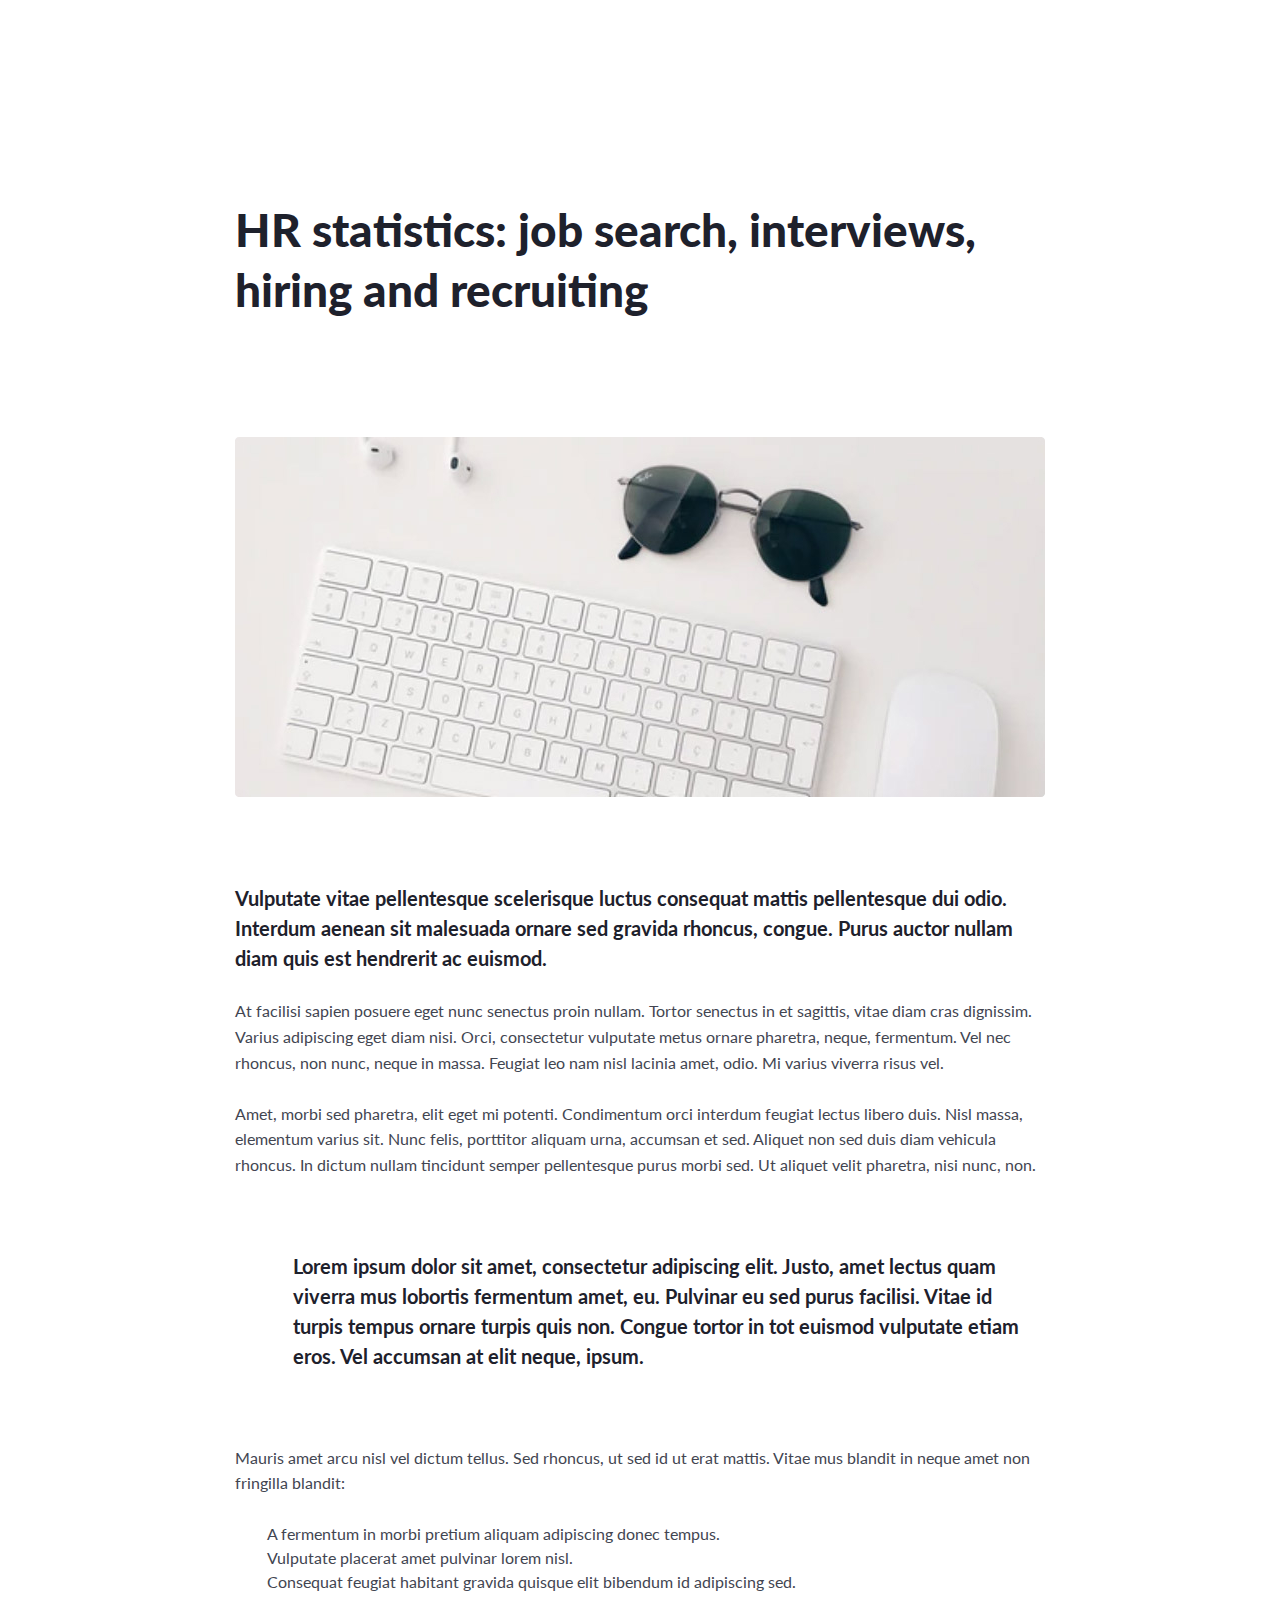
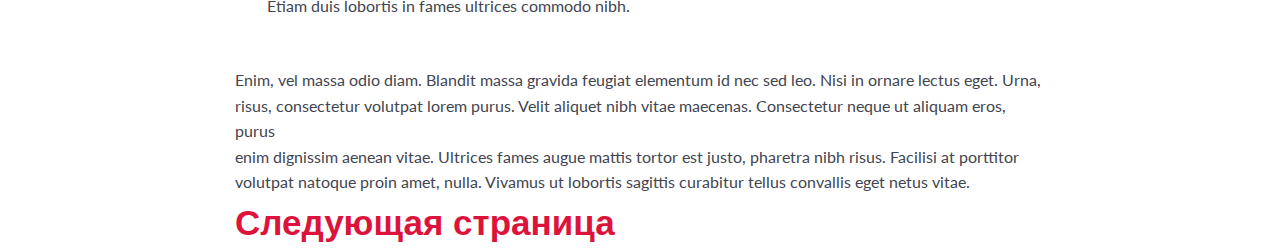
<file: index.html>
<!DOCTYPE html>
<html lang="en">

<head>
	<meta charset="UTF-8">
	<meta http-equiv="X-UA-Compatible" content="IE=edge">
	<meta name="viewport" content="width=device-width, initial-scale=1.0">
	<link href="https://fonts.googleapis.com/css?family=Lato:400,700,900&display=swap" rel="stylesheet" />
	<link rel="stylesheet" href="css/style.css">
	<title>HR-recruting</title>
</head>

<body>
	<div class="wraper">

		<header>

			<h1 class="title">HR statistics: job search, interviews, <br> hiring and recruiting</h1>

		</header>
		<br>
		<main>
			<div>

				<div class="description-image">
					<img class="description-image__image" src="img/image.jpg" alt="content-image"> <br>
					<br>
					<p class="description-image__paragraphone">Vulputate vitae pellentesque scelerisque luctus consequat
						mattis pellentesque dui
						odio. <br> Interdum aenean sit malesuada ornare sed gravida rhoncus, congue. Purus auctor nullam <br>
						diam
						quis
						est hendrerit ac euismod.
					</p>
					<br>
					<p class="description-image__paragraphtwo">At facilisi sapien posuere eget nunc senectus proin nullam.
						Tortor senectus in et
						sagittis, vitae diam cras dignissim. <br> Varius adipiscing eget diam nisi. Orci, consectetur
						vulputate
						metus ornare pharetra, neque, fermentum. Vel nec <br> rhoncus, non nunc, neque in massa. Feugiat leo
						nam
						nisl lacinia amet, odio. Mi varius viverra risus vel.
					</p>
					<br>
					<p class="description-image__paragraphthree">
						Amet, morbi sed pharetra, elit eget mi potenti. Condimentum orci interdum feugiat lectus libero duis.
						Nisl massa, <br> elementum varius sit. Nunc felis, porttitor aliquam urna, accumsan et sed. Aliquet
						non sed
						duis diam vehicula <br> rhoncus. In dictum nullam tincidunt semper pellentesque purus morbi sed. Ut
						aliquet
						velit pharetra, nisi nunc, non.
					</p>
				</div>
				<br>
				<div class="insert-text">
					<p class="insert-text__paragraphone">Lorem ipsum dolor sit amet, consectetur adipiscing elit. Justo, amet
						lectus quam <br>
						viverra mus lobortis
						fermentum amet, eu. Pulvinar eu sed purus facilisi. Vitae id <br> turpis tempus ornare turpis quis
						non.
						Congue tortor in tot euismod vulputate etiam <br> eros. Vel accumsan at elit neque, ipsum.
					</p>
				</div>
				<br>
				<div class="list">
					<p class="list__text">Mauris amet arcu nisl vel dictum tellus. Sed rhoncus, ut sed id ut erat mattis.
						Vitae mus blandit in neque amet non <br> fringilla blandit:
					</p>
					<br>
					<ul class="list__list">
						<li>A fermentum in morbi pretium aliquam adipiscing donec tempus.</li>
						<li>Vulputate placerat amet pulvinar lorem nisl.</li>
						<li>Consequat feugiat habitant gravida quisque elit bibendum id adipiscing sed.</li>
						<li>Etiam duis lobortis in fames ultrices commodo nibh.</li>
					</ul>
				</div>
			</div>
		</main>
		<br>
		<footer>
			<div class="content-footer">
				<p>
					Enim, vel massa odio diam. Blandit massa gravida feugiat elementum id nec sed leo. Nisi in ornare lectus
					eget. Urna, <br> risus, consectetur volutpat lorem purus. Velit aliquet nibh vitae maecenas. Consectetur
					neque
					ut aliquam eros, purus <br> enim dignissim aenean vitae. Ultrices fames augue mattis tortor est justo,
					pharetra nibh risus. Facilisi at porttitor <br> volutpat natoque proin amet, nulla. Vivamus ut lobortis
					sagittis curabitur tellus convallis eget netus vitae.
				</p>
			</div>
			<a target="_blank" href="index-3.html" class="next-page">Cледующая страница</a>
		</footer>
	</div>




</body>

</html>
</file>
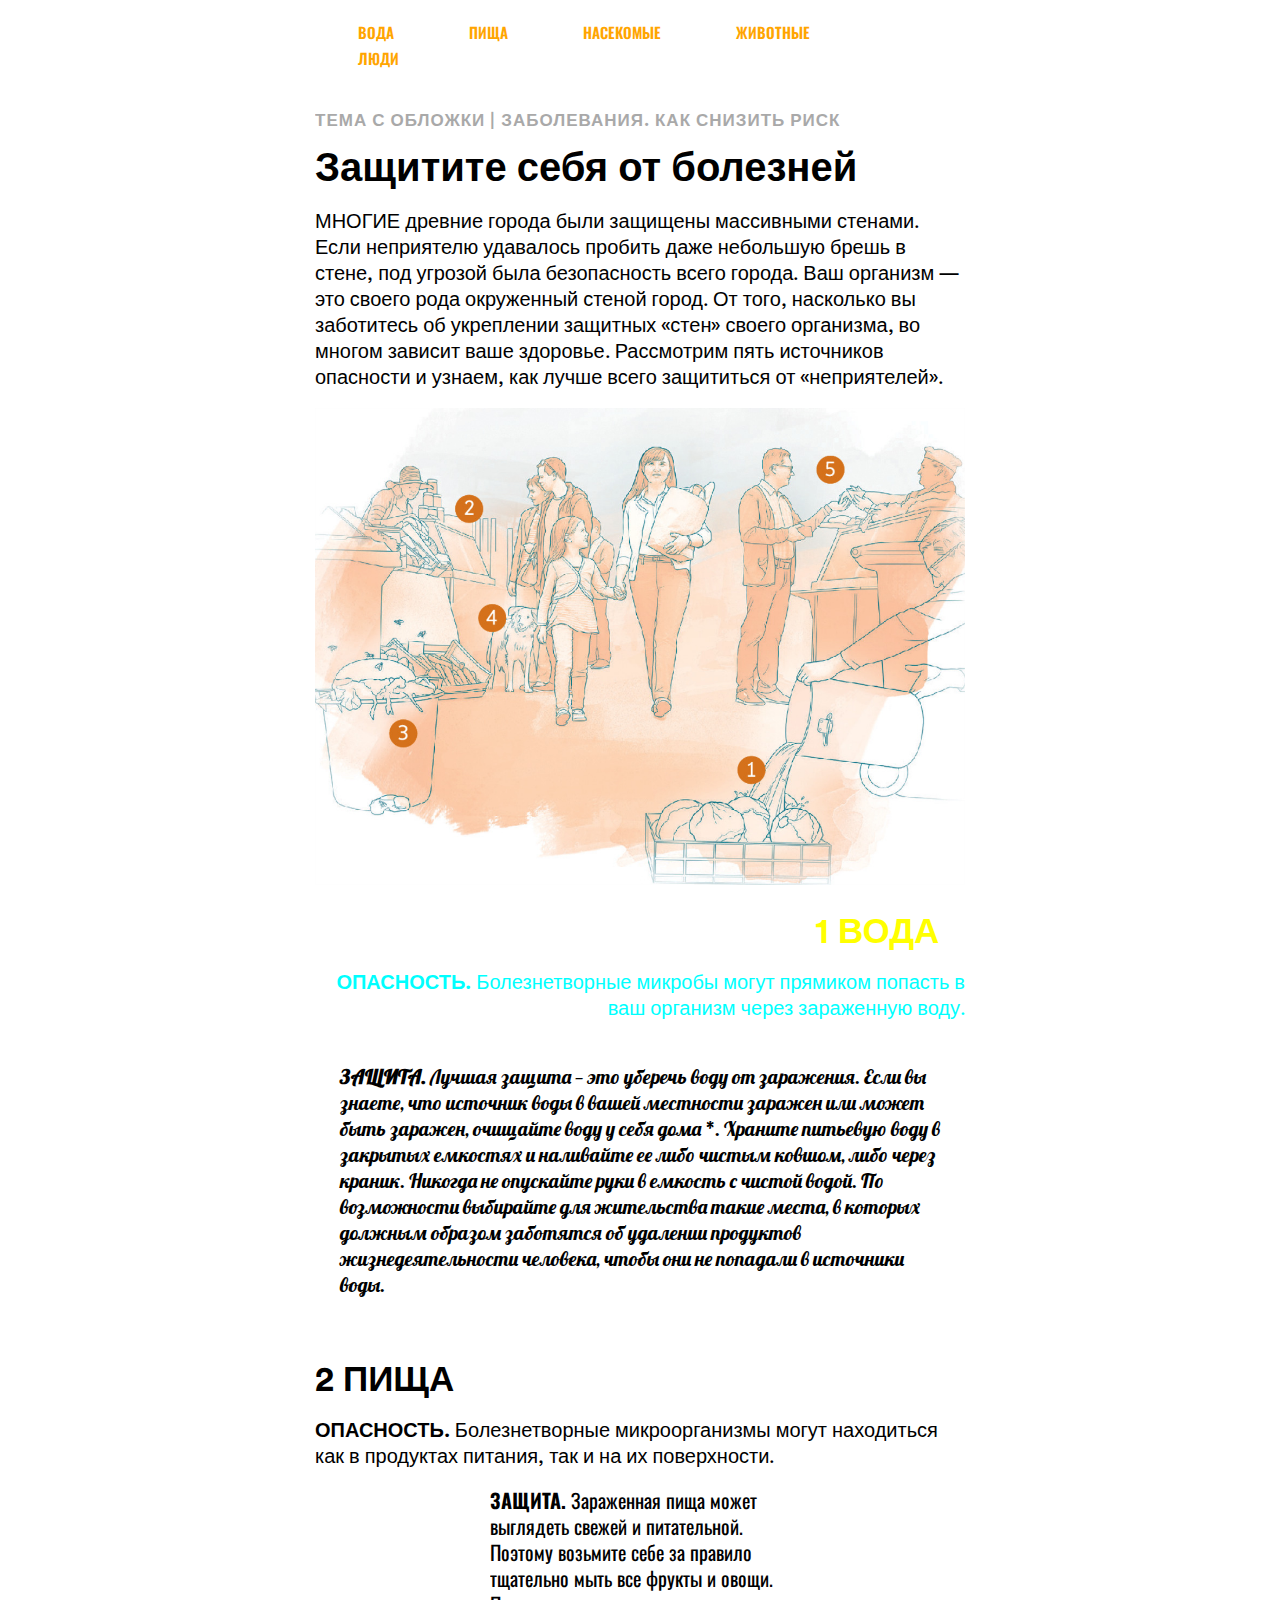
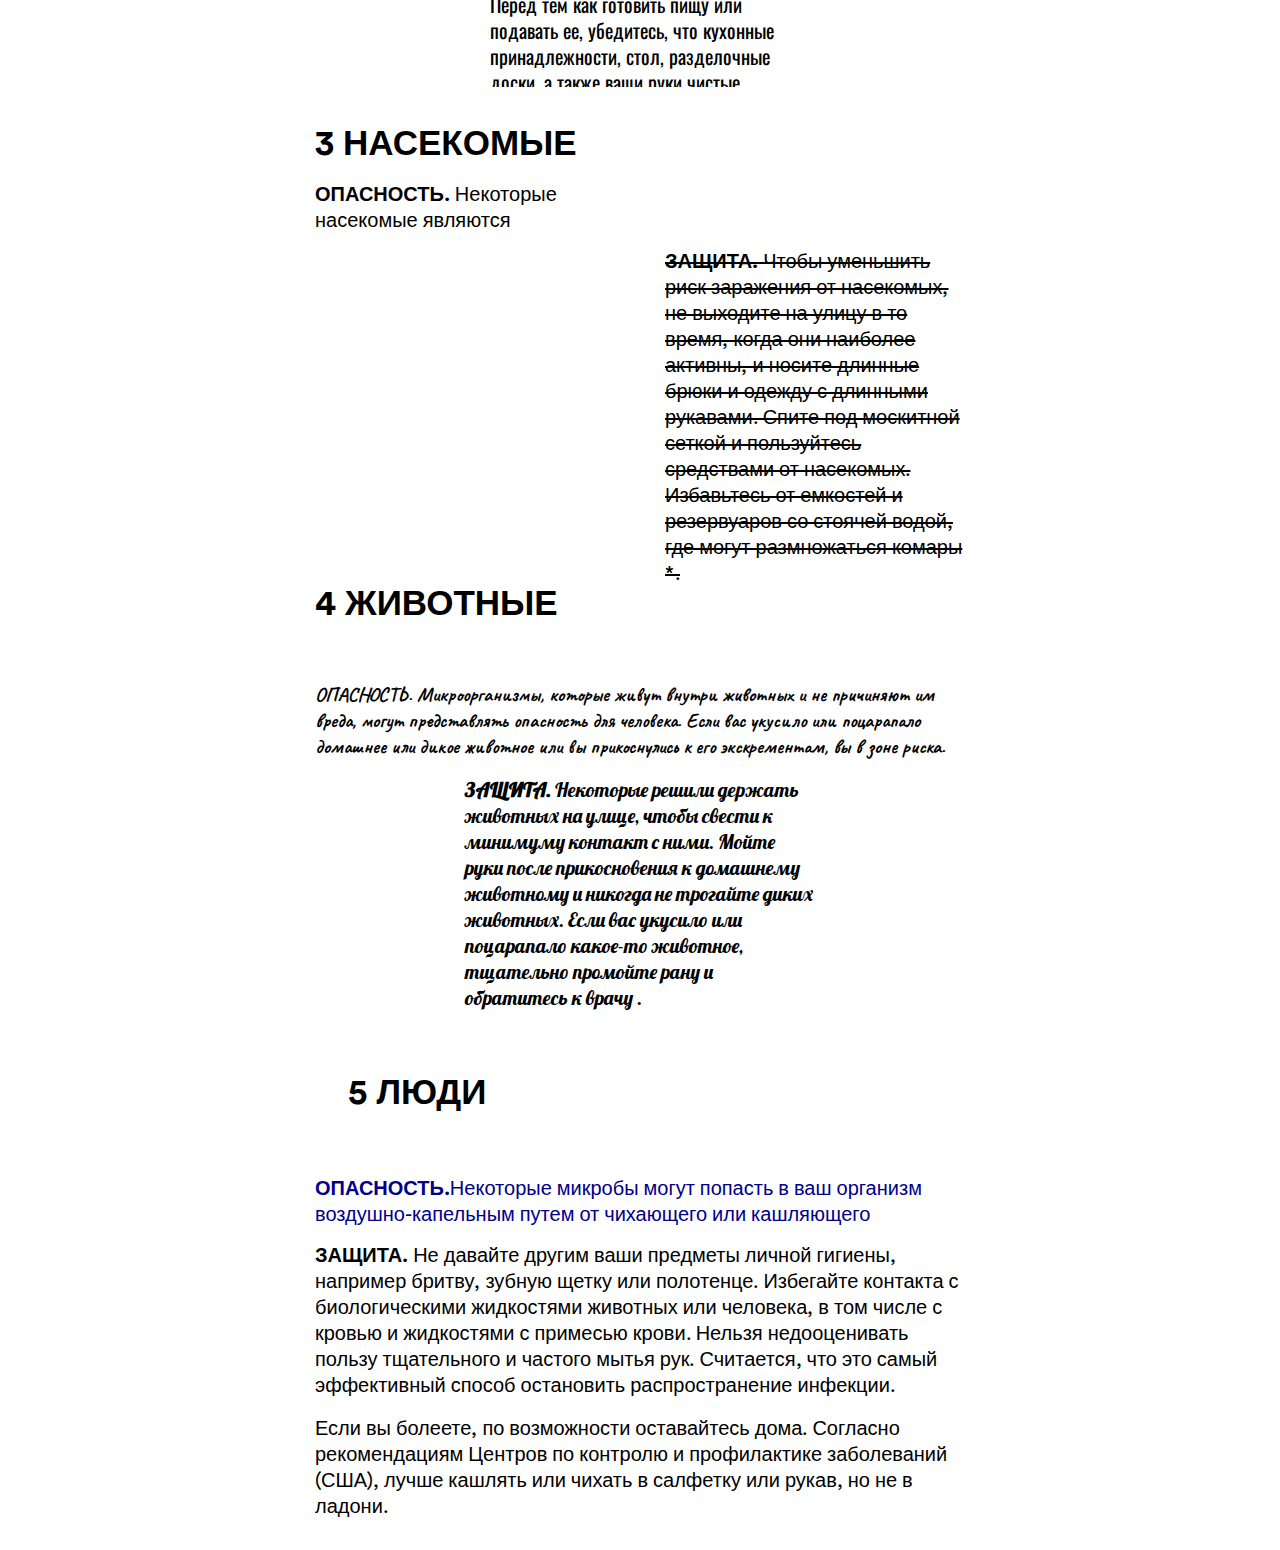
<file: index-3.html>
<!DOCTYPE html>
<html lang="ru">

<head>
	<meta charset="UTF-8">
	<meta http-equiv="X-UA-Compatible" content="IE=edge">
	<meta name="viewport" content="width=device-width, initial-scale=1.0">
	<link rel="stylesheet" href="css/style-3.css">
	<title>Lesson_5</title>
</head>

<div class="wrapper">

	<header>
		<ul class="list">
			<li class="list__item"><a href="#water">ВОДА</a></li>
			<li class="list__item"><a href="#food">ПИЩА</a></li>
			<li class="list__item"><a href="#insects">НАСЕКОМЫЕ</a></li>
			<li class="list__item"><a href="#animals">ЖИВОТНЫЕ</a></li>
			<li id="people" class="list__item"><a href="#peopleone">ЛЮДИ</a></li>
		</ul>
		<h1 class="title">ТЕМА С ОБЛОЖКИ | ЗАБОЛЕВАНИЯ. КАК СНИЗИТЬ РИСК</h1>
		<h2 class="subtitle">Защитите себя от болезней</h2>
		<div class="introduction">
			<p>
				МНОГИЕ древние города были защищены массивными стенами. Если неприятелю удавалось пробить даже
				небольшую
				брешь в стене, под угрозой была безопасность всего города. Ваш организм — это своего рода
				окруженный
				стеной
				город. От того, насколько вы заботитесь об укреплении защитных «стен» своего организма, во многом
				зависит
				ваше здоровье. Рассмотрим пять источников опасности и узнаем, как лучше всего защититься от
				«неприятелей».
			</p>
		</div>
		<img class="image-header" src="img/imagehtml2.jpg" alt="image">

	</header>

	<main>





		<div class="items">
			<div class="items-water">
				<h2 id="water" class="items-title-water">1 ВОДА</h2>
				<p class="introduction-water">
					<span>ОПАСНОСТЬ.</span> Болезнетворные микробы могут прямиком попасть в ваш организм через
					зараженную
					воду.
				</p>

				<p class="content-water">
					<span>ЗАЩИТА.</span> Лучшая защита — это уберечь воду от заражения. Если вы знаете, что источник
					воды в
					вашей местности заражен или может быть заражен, очищайте воду у себя дома *. Храните питьевую
					воду в
					закрытых емкостях и наливайте ее либо чистым ковшом, либо через краник. Никогда не опускайте руки в
					емкость с чистой водой. По возможности выбирайте для жительства такие места, в которых должным
					образом
					заботятся об удалении продуктов жизнедеятельности человека, чтобы они не попадали в источники
					воды.
				</p>
			</div>

			<div class="items-food">
				<h2 id="food" class="items-title-food">2 ПИЩА</h2>
				<p class="introduction-food">
					<span>ОПАСНОСТЬ.</span> Болезнетворные микроорганизмы могут находиться как в продуктах питания, так
					и на
					их поверхности.
				</p>

				<p class="content-food">
					<span>ЗАЩИТА.</span> Зараженная пища может выглядеть свежей и питательной. Поэтому возьмите себе за
					правило тщательно мыть все фрукты и овощи. Перед тем как готовить пищу или подавать ее,
					убедитесь,
					что
					кухонные принадлежности, стол, разделочные доски, а также ваши руки чистые. Некоторые продукты
					питания
					нужно готовить при определенной температуре, чтобы убить опасных микробов. Не употребляйте продукты,
					у
					которых изменился цвет, появился неприятный запах или вкус, ведь это признаки того, что там вас
					поджидает
					целая армия вредных микробов. Сразу же кладите в холодильник неиспользованные продукты. Не
					готовьте
					для
					других, если вы болеете .
				</p>
			</div>

			<div class="items-insects">
				<h2 id="insects" class="items-title-insects">3 НАСЕКОМЫЕ</h2>
				<p class="introduction-insects">
					<span>ОПАСНОСТЬ.</span> Некоторые насекомые являются переносчиками опасных микроорганизмов
				</p>

				<p class="content-insects">
					<span>ЗАЩИТА.</span> Чтобы уменьшить риск заражения от насекомых, не выходите на улицу в то время,
					когда
					они наиболее активны, и носите длинные брюки и одежду с длинными рукавами. Спите под москитной
					сеткой и
					пользуйтесь средствами от насекомых. Избавьтесь от емкостей и резервуаров со стоячей водой, где
					могут
					размножаться комары *.
				</p>
			</div>

			<div class="items-animals">
				<h2 id="animals" class="items-title-animals">4 ЖИВОТНЫЕ</h2>
				<p class="introduction-animals">
					<span>ОПАСНОСТЬ.</span> Микроорганизмы, которые живут внутри животных и не причиняют им вреда, могут
					представлять опасность для человека. Если вас укусило или поцарапало домашнее или дикое животное
					или
					вы
					прикоснулись к его экскрементам, вы в зоне риска.
				</p>

				<p class="content-animals">
					<span>ЗАЩИТА.</span> Некоторые решили держать животных на улице, чтобы свести к минимуму контакт с
					ними.
					Мойте руки после прикосновения к домашнему животному и никогда не трогайте диких животных. Если
					вас
					укусило или поцарапало какое-то животное, тщательно промойте рану и обратитесь к врачу .
				</p>
			</div>

			<div class="items-people">
				<h2 id="peopleone" class="items-title-people">5 ЛЮДИ</h2>
				<p class="introduction-people">
					<span>ОПАСНОСТЬ.</span>Некоторые микробы могут попасть в ваш организм воздушно-капельным путем от
					чихающего или кашляющего человека. Также они могут передаваться через прямой кожный контакт,
					например
					через рукопожатие или объятие. Микробы могут «прятаться» на дверных ручках, перилах, телефонах,
					пультах,
					клавиатурах и экранах компьютеров
				</p>

				<p class="content-people">
					<span>ЗАЩИТА.</span> Не давайте другим ваши предметы личной гигиены, например бритву, зубную щетку
					или
					полотенце. Избегайте контакта с биологическими жидкостями животных или человека, в том числе с
					кровью
					и
					жидкостями с примесью крови. Нельзя недооценивать пользу тщательного и частого мытья рук.
					Считается,
					что
					это самый эффективный способ остановить распространение инфекции.
				</p>

				<p>Если вы болеете, по возможности оставайтесь дома. Согласно рекомендациям Центров по контролю и
					профилактике заболеваний (США), лучше кашлять или чихать в салфетку или рукав, но не в ладони.
				</p>
			</div>
		</div>
	</main>

	<footer>

	</footer>
</div>

</body>

</html>
</file>
<file: css/style.css>
@import "null.css";

.wraper{
	margin: 200px auto;
	width: 810px;
	font-size: 16px;
	font-family: Lato;
	line-height: 1.6;
	color: #424551;
	
}

.title {
font-style: normal;
font-weight: 900;
font-size: 46px;
line-height: 1.3;
color: #1E212C;
margin: 0px 0px 92px 0px;
}
.description-image{
	margin: 0px 0px 48px 0px;
}
.description-image__image{
	margin: 0px 0px 60px 0px;
}

.description-image__paragraphtwo,.description-image__paragraphthree{
	font-style: normal;
	font-weight: normal;
	line-height: 1.6;
}

[class*="__paragraphone"]{
font-style: normal;
font-weight: 700;
font-size: 20px;
line-height: 1.5;
color: #1E212C;
}
.insert-text{
	margin: 0px 0px 48px 0px;
	padding: 0px 0px 0px 58px;
}

.list{
	margin: 0px 0px 24px 0px;
}
.list__list{
	padding: 0px 0px 0px 32px;
}

ul li{
	line-height: 1.5;
}

.next-page {
	font-size: 35px;
	font-family: sans-serif;
	font-weight: 700;
	color: crimson;
}
</file>
<file: css/style-3.css>
@import "null.css";
@import url("https://fonts.googleapis.com/css?family=Oswald:200,300,400,500,600,700");
@import url("https://fonts.googleapis.com/css?family=Lobster:400");
@import url("https://fonts.googleapis.com/css?family=Caveat:400,500,600,700");
@font-face{
	font-family: "CircularStd";
	src: url("../fonts/CircularStd-Black.woff2") format("woff2"), url("../fonts/CircularStd-Black.woff") format("woff");
	font-weight: 900;
	font-style: normal;
	font-display: swap;
}
@font-face{
	font-family: "CircularStd";
	src: url("../fonts/CircularStd-Bold.woff2") format("woff2"), url("../fonts/CircularStd-Bold.woff") format("woff");
	font-weight: 700;
	font-style: normal;
	font-display: swap;
}
@font-face{
	font-family: "CircularStd";
	src: url("../fonts/CircularStd-Book.woff2") format("woff2"), url("../fonts/CircularStd-Book.woff") format("woff");
	font-weight: 400;
	font-style: normal;
	font-display: swap;
}

.wrapper {
	max-width: 650px;
	margin: 0px auto;
	font-family: "CircularStd", sans-serif ;
	font-style: normal;
	min-height: 100%;
	overflow: hidden;
	font-size: 20px;
	line-height: 1.3;
}
h2{
	line-height: 1;
	font-weight: 700;
	font-size: 35px;
	margin: 0px 0px 20px 0px;
}

span{
	text-transform: uppercase;
	font-weight: 700;

}

[class*="introduction"]{
	margin: 0px 0px 17px 0px;
}
[class*="content-"]{
	margin: 0px 0px 40px 0px;
}
.list__item {
	display: inline-block;
	font-size: 15px;
	font-family: "Oswald", sans-serif;
	font-weight: 600;
	color: orange;
}
.list__item{
	margin: 0px 70px 0px 0px;
}
#people{
	margin: 0px 0px 0px 0px;
}
.list{
	width: 565px;
	margin: 20px auto 40px;
	
}
.title {
	text-transform: uppercase;
	color: darkgray;
	font-weight: 700;
	font-size: 17px;
	letter-spacing: 1px;
	line-height:1;
	margin: 0px 0px 20px 0px;
}
.subtitle {
	font-weight: 900;
	font-size: 40px;
	line-height: 1;
	margin: 0px 0px 20px 0px;
	
}
.image-header{
	width: 650px;
	
}
header{
	margin: 0px 0px 30px 0px;
}
.items {
	margin: 0px 0px 30px 0px;
}

.items-water {
}
.items-title-water {
	color: yellow;
	padding: 0px 0px 0px 500px;
}
.introduction-water {
	text-align: right;
	color: aqua;
}
.content-water {
	font-family: "Lobster", fantasy;
	padding: 25px;
}
.items-food {
}
.items-title-food {

}
.introduction-food {
}
.content-food {
	font-family: "Oswald", sans-serif;
	width: 300px;
	height: 200px;
	overflow: auto;
	margin: 0px 0px 40px 175px;
}
.items-insects {
}
.items-title-insects {
}
.introduction-insects {
	width: 50%;
	height:50px ;
	overflow: hidden;
}
.content-insects {
	text-decoration: line-through;
	width: 300px;
	margin: 0px 0px 0px auto;
}
.items-animals {
}
.items-title-animals {
	margin: 0px 0px 60px 0px;
}
.introduction-animals {
	font-family: "Caveat", fantasy;
	font-weight: 700;
	margin: 30px 0px 17px 0px;
}
.content-animals {
	width: 350px;
	margin: 0px auto 40px ;
	font-family: "Lobster", fantasy;
}
.items-people {
}
.items-title-people {
	margin: 10% 40% 10% 5%;
}
.introduction-people {
	height: 50px;
	overflow: scroll;
	color: darkblue;
}
.content-people {
	margin: 0px 0px 17px 0px;
}
.itemstwo {
	margin: 0px 0px 40px 0px;
}

.content-peopletwo {
	margin: 0px 0px 17px 0px;
}
.list {
}
</file>
